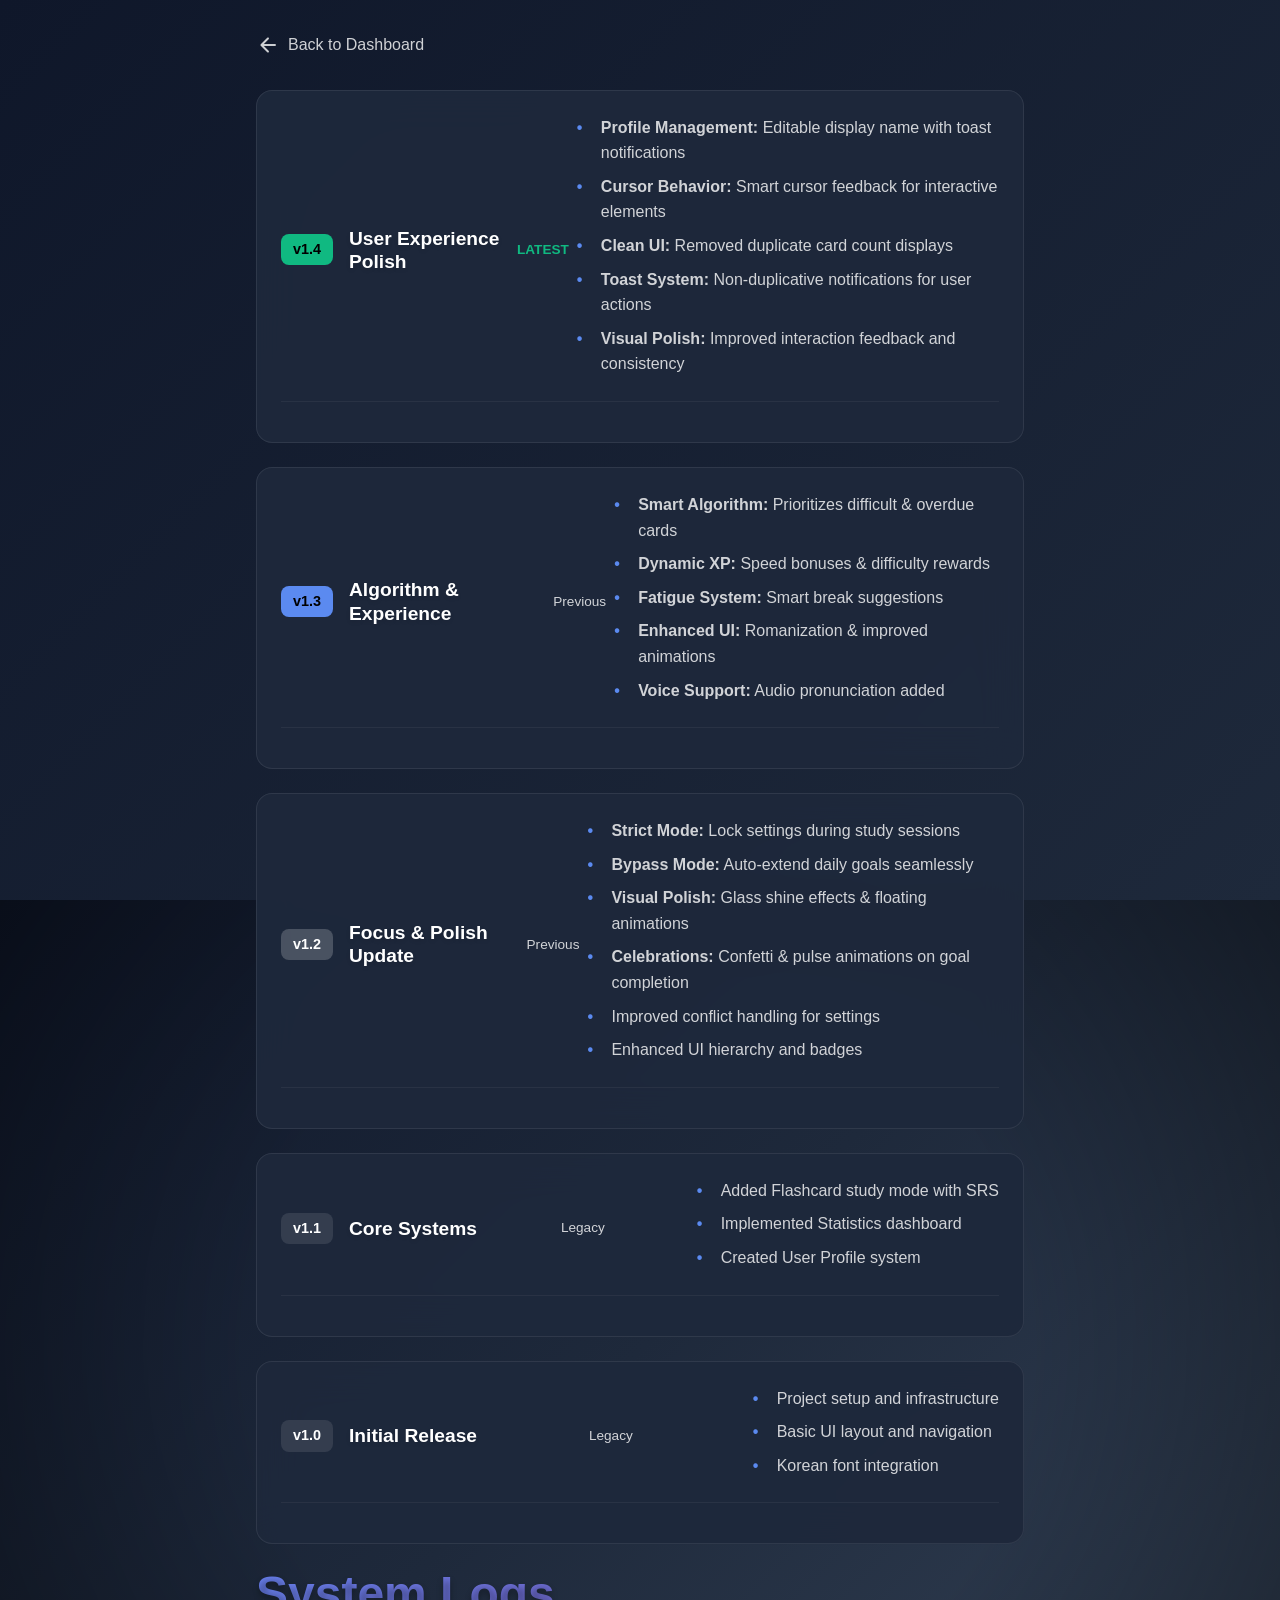
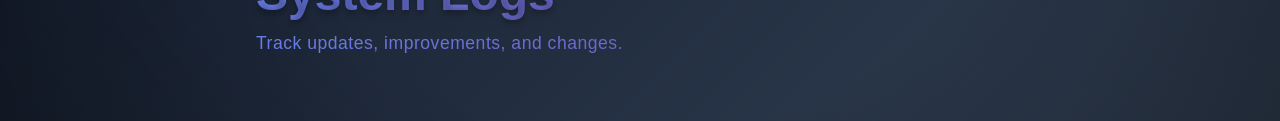
<file: log.html>
<!DOCTYPE html>
<html lang="en">
  <head>
    <meta charset="UTF-8" />
    <meta name="viewport" content="width=device-width, initial-scale=1.0" />
    <title>System Logs - 한국어 마스터</title>
    <link rel="preconnect" href="https://fonts.googleapis.com" />
    <link rel="preconnect" href="https://fonts.gstatic.com" crossorigin />
    <link
      href="https://fonts.googleapis.com/icon?family=Material+Icons+Round"
      rel="stylesheet"
    />
    <link rel="stylesheet" href="styles.css" />
    <link rel="manifest" href="manifest.json" />
    <style>
      .log-container {
        max-width: 800px;
        margin: 0 auto;
        padding: 2rem 1rem;
      }
      .log-card {
        background: var(--card-bg);
        border: 1px solid var(--card-border-color);
        border-radius: 16px;
        padding: 1.5rem;
        margin-bottom: 1.5rem;
        backdrop-filter: blur(20px);
        transition: transform 0.3s ease, box-shadow 0.3s ease;
      }
      .log-card:hover {
        transform: translateY(-2px);
        box-shadow: var(--card-hover-shadow);
        border-color: rgba(255, 255, 255, 0.15);
      }
      .log-header {
        display: flex;
        justify-content: space-between;
        align-items: center;
        margin-bottom: 1rem;
        padding-bottom: 1rem;
        border-bottom: 1px solid rgba(255, 255, 255, 0.05);
      }
      .version-badge {
        padding: 0.25rem 0.75rem;
        border-radius: 8px;
        font-weight: 700;
        font-size: 0.9rem;
        color: #000;
      }
      .log-list {
        list-style: none;
        padding-left: 0.5rem;
      }
      .log-list li {
        position: relative;
        padding-left: 1.5rem;
        margin-bottom: 0.5rem;
        color: var(--text-secondary);
        line-height: 1.6;
      }
      .log-list li::before {
        content: "•";
        position: absolute;
        left: 0;
        color: var(--accent-blue);
        font-weight: bold;
      }
      .back-link {
        display: inline-flex;
        align-items: center;
        gap: 0.5rem;
        color: var(--text-secondary);
        text-decoration: none;
        margin-bottom: 2rem;
        transition: color 0.2s ease;
      }
      .back-link:hover {
        color: var(--primary);
      }
      @media (max-width: 600px) {
        .log-header {
          flex-direction: column;
          align-items: flex-start;
          gap: 0.5rem;
        }
      }
    </style>
  </head>
  <body>
    <div class="bubbles">
      <div class="bubble"></div>
      <div class="bubble"></div>
      <div class="bubble"></div>
      <div class="bubble"></div>
      <div class="bubble"></div>
      <div class="bubble"></div>
      <div class="bubble"></div>
      <div class="bubble"></div>
    </div>

    <main class="log-container">
      <a href="index.html" class="back-link">
        <span class="material-icons-round">arrow_back</span>
        Back to Dashboard
      </a>

      <h1 class="main-title" style="text-align: left; margin-bottom: 0.5rem">System Logs</h1>
      <p class="subtitle" style="text-align: left; margin-bottom: 2rem; font-size: 1.1rem">
        Track updates, improvements, and changes.
      </p>

      <!-- v1.4 -->
      <article class="log-card">
        <header class="log-header">
          <div style="display: flex; align-items: center; gap: 1rem">
            <span class="version-badge" style="background: var(--accent-green)">v1.4</span>
            <h3 style="margin: 0; font-size: 1.2rem">User Experience Polish</h3>
          </div>
          <span style="font-size: 0.85rem; font-weight: 700; color: var(--accent-green)">LATEST</span>
        </div>
        <ul class="log-list">
          <li><strong>Profile Management:</strong> Editable display name with toast notifications</li>
          <li><strong>Cursor Behavior:</strong> Smart cursor feedback for interactive elements</li>
          <li><strong>Clean UI:</strong> Removed duplicate card count displays</li>
          <li><strong>Toast System:</strong> Non-duplicative notifications for user actions</li>
          <li><strong>Visual Polish:</strong> Improved interaction feedback and consistency</li>
        </ul>
      </article>

      <!-- v1.3 -->
      <article class="log-card">
        <header class="log-header">
          <div style="display: flex; align-items: center; gap: 1rem">
            <span class="version-badge" style="background: var(--accent-blue)">v1.3</span>
            <h3 style="margin: 0; font-size: 1.2rem">Algorithm & Experience</h3>
          </div>
          <span style="font-size: 0.85rem; color: var(--text-secondary)">Previous</span>
        </div>
        <ul class="log-list">
          <li><strong>Smart Algorithm:</strong> Prioritizes difficult & overdue cards</li>
          <li><strong>Dynamic XP:</strong> Speed bonuses & difficulty rewards</li>
          <li><strong>Fatigue System:</strong> Smart break suggestions</li>
          <li><strong>Enhanced UI:</strong> Romanization & improved animations</li>
          <li><strong>Voice Support:</strong> Audio pronunciation added</li>
        </ul>
      </article>

      <!-- v1.2 -->
      <article class="log-card">
        <header class="log-header">
          <div style="display: flex; align-items: center; gap: 1rem">
            <span class="version-badge" style="background: rgba(255, 255, 255, 0.2); color: white">v1.2</span>
            <h3 style="margin: 0; font-size: 1.2rem">Focus & Polish Update</h3>
          </div>
          <span style="font-size: 0.85rem; color: var(--text-secondary)">Previous</span>
        </div>
        <ul class="log-list">
          <li><strong>Strict Mode:</strong> Lock settings during study sessions</li>
          <li><strong>Bypass Mode:</strong> Auto-extend daily goals seamlessly</li>
          <li><strong>Visual Polish:</strong> Glass shine effects & floating animations</li>
          <li><strong>Celebrations:</strong> Confetti & pulse animations on goal completion</li>
          <li>Improved conflict handling for settings</li>
          <li>Enhanced UI hierarchy and badges</li>
        </ul>
      </article>

      <!-- v1.1 -->
      <article class="log-card">
        <header class="log-header">
          <div style="display: flex; align-items: center; gap: 1rem">
            <span class="version-badge" style="background: rgba(255, 255, 255, 0.1); color: white">v1.1</span>
            <h3 style="margin: 0; font-size: 1.2rem">Core Systems</h3>
          </div>
          <span style="font-size: 0.85rem; color: var(--text-secondary)">Legacy</span>
        </div>
        <ul class="log-list">
          <li>Added Flashcard study mode with SRS</li>
          <li>Implemented Statistics dashboard</li>
          <li>Created User Profile system</li>
        </ul>
      </article>

      <!-- v1.0 -->
      <article class="log-card">
        <header class="log-header">
          <div style="display: flex; align-items: center; gap: 1rem">
            <span class="version-badge" style="background: rgba(255, 255, 255, 0.1); color: white">v1.0</span>
            <h3 style="margin: 0; font-size: 1.2rem">Initial Release</h3>
          </div>
          <span style="font-size: 0.85rem; color: var(--text-secondary)">Legacy</span>
        </div>
        <ul class="log-list">
          <li>Project setup and infrastructure</li>
          <li>Basic UI layout and navigation</li>
          <li>Korean font integration</li>
        </ul>
      </article>
    </main>

    <script>
      document.addEventListener("DOMContentLoaded", () => {
        requestAnimationFrame(() => {
          document.body.classList.add("loaded");
        });
      });
    </script>
  </body>
</html>
</file>
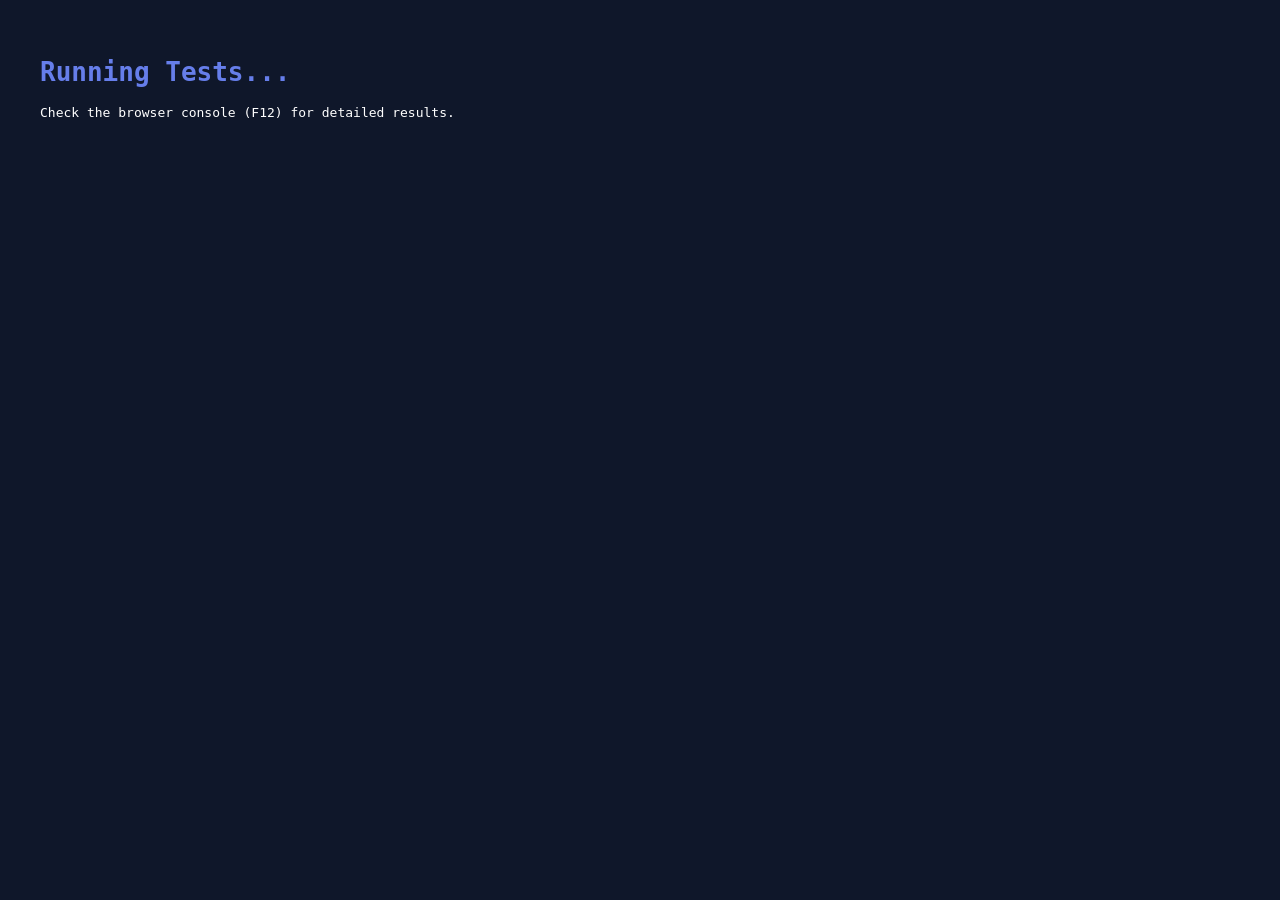
<file: tests.html>
<!DOCTYPE html>
<html lang="en">
<head>
    <meta charset="UTF-8">
    <meta name="viewport" content="width=device-width, initial-scale=1.0">
    <title>KFL Test Suite</title>
    <style>
        body { background: #0f172a; color: #fff; font-family: monospace; padding: 2rem; }
        h1 { color: #667eea; }
    </style>
</head>
<body>
    <h1>Running Tests...</h1>
    <p>Check the browser console (F12) for detailed results.</p>

    <!-- App Dependencies -->
    <script src="js/logger.js"></script>
    <script src="js/storage.js"></script>
    <script src="js/state-manager.js"></script>
    <script src="js/ui-utils.js"></script>
    <script src="js/analytics.js"></script>
    <script src="js/game.js"></script>
    <!-- Note: script.js is excluded to prevent side-effects like auto-loading data -->
    
    <!-- Test Framework -->
    <script src="tests/test-runner.js"></script>

    <!-- Test Suites -->
    <script src="tests/core.test.js"></script>
</body>
</html>
</file>
<file: styles.css>
:root {
  /* Color Palette */
  --primary: #667eea;
  --primary-hover: #5a6fd1;
  --primary-accent: #6366f1; /* Used in gradients */
  --secondary: #764ba2;
  --accent-purple: #8b5cf6;
  --accent-orange: #ff9a3c;
  --accent-blue: #5b8af0;
  --accent-green: #10b981;
  --accent-yellow: #f59e0b;

  /* Backgrounds */
  --bg-dark: #0f172a;
  --bg-light: #1e293b;
  --bg-lighter: #334155;
  --success: #10b981;
  --warning: #fbbd23;

  /* Text Colors */
  --text-primary: #ffffff;
  --text-secondary: rgba(255, 255, 255, 0.8);
  --text-tertiary: rgba(255, 255, 255, 0.9);
  --text-quaternary: rgba(255, 255, 255, 0.6);

  /* Component Colors */
  --card-bg: rgba(30, 41, 59, 0.95);
  --card-bg-transparent: rgba(30, 41, 59, 0.7);
  --card-bg-hover: rgba(30, 41, 59, 0.9);
  --card-border: 1px solid rgba(255, 255, 255, 0.1);
  --card-border-color: rgba(255, 255, 255, 0.08);
  --card-border-hover: rgba(139, 92, 246, 0.5);
  --pill-bg: rgba(255, 255, 255, 0.08);
  --pill-bg-hover: rgba(255, 255, 255, 0.12);
  --pill-border: rgba(255, 255, 255, 0.05);
  --counter-bg: rgba(0, 0, 0, 0.2);
  --icon-hover-bg: rgba(255, 255, 255, 0.1);
  --bubble-bg: rgba(255, 255, 255, 0.1);
  --bubble-shadow: rgba(255, 255, 255, 0.2);

  /* Shadows & Gradients */
  --card-shadow: 0 20px 60px rgba(0, 0, 0, 0.1);
  --card-hover-shadow: 0 8px 16px rgba(0, 0, 0, 0.2);
  --shadow-sm: 0 4px 6px rgba(0, 0, 0, 0.1);
  --shadow-lg: 0 15px 30px rgba(0, 0, 0, 0.25);
  --shadow-icon: 0 8px 16px rgba(99, 102, 241, 0.25);

  --bg-gradient: linear-gradient(
    135deg,
    var(--bg-dark) 0%,
    var(--bg-light) 50%,
    var(--bg-lighter) 100%
  );
  --gradient-icon: linear-gradient(
    135deg,
    var(--primary-accent) 0%,
    var(--accent-purple) 100%
  );
}

* {
  margin: 0;
  padding: 0;
  box-sizing: border-box;
}

/* Material Icons Round Definition - Ensures icons render correctly */
.material-icons-round {
  font-family: "Material Icons Round";
  font-weight: normal;
  font-style: normal;
  font-size: 24px;
  line-height: 1;
  letter-spacing: normal;
  text-transform: none;
  display: inline-block;
  white-space: nowrap;
  word-wrap: normal;
  direction: ltr;
  font-feature-settings: "liga";
  -webkit-font-feature-settings: "liga";
  -moz-font-feature-settings: "liga";
  -ms-font-feature-settings: "liga";
  font-smooth: always;
  -webkit-font-smoothing: antialiased;
  -moz-osx-font-smoothing: grayscale;
}

/* Base Styles for html and body */
html {
  height: 100%; /* Ensure html takes full viewport height */
  scrollbar-width: none; /* Firefox */
  -ms-overflow-style: none; /* IE and Edge */
}

html::-webkit-scrollbar,
body::-webkit-scrollbar {
  display: none;
}

/* Hide scrollbar for all elements */
* {
  scrollbar-width: none;
  -ms-overflow-style: none;
}
*::-webkit-scrollbar {
  display: none;
}

body {
  font-family: -apple-system, BlinkMacSystemFont, "Segoe UI", Roboto, sans-serif;
  background: radial-gradient(
      circle at center,
      transparent 50%,
      rgba(0, 0, 0, 0.4) 100%
    ),
    var(--bg-gradient);
  color: var(--text-primary);
  line-height: 1.6;
  min-height: 100vh; /* Ensure body is at least full viewport height */
  height: 100%; /* Ensure body takes full viewport height */
  overflow-x: hidden; /* Prevent horizontal scroll */
  display: flex; /* Make body a flex container */
  flex-direction: column; /* Stack children vertically */
  position: relative; /* For z-index context and fixed children */
  scrollbar-width: none; /* Firefox */
  -ms-overflow-style: none; /* IE and Edge */
  opacity: 0;
  transition: opacity 0.5s ease-in-out;
}

body.loaded {
  opacity: 1;
}

/* Container for all bubbles */
.bubbles {
  position: fixed; /* Position relative to the viewport */
  top: 0;
  left: 0;
  width: 100%;
  height: 100vh; /* Cover the entire viewport */
  overflow: hidden;
  z-index: -1; /* Ensure bubbles are behind content but above body::before */
  pointer-events: none; /* Allow clicks/interactions to pass through bubbles */
}

/* Gradient Background Animation */
body::before {
  content: "";
  position: fixed;
  top: 0;
  left: 0;
  width: 100%;
  height: 100%;
  background: var(--bg-gradient);
  background-size: 200% 200%;
  animation: gradientShift 15s ease infinite;
  z-index: -2; /* Ensure gradient is behind bubbles */
}

@keyframes gradientShift {
  0% {
    background-position: 0% 50%;
  }
  50% {
    background-position: 100% 50%;
  }
  100% {
    background-position: 0% 50%;
  }
}

/* Card Styles */
.card {
  background: var(--card-bg);
  border: var(--card-border);
  border-radius: 12px;
  backdrop-filter: blur(20px);
  padding: 1.5rem;
  transition: transform 0.3s ease, box-shadow 0.3s ease;
}

.card:hover {
  transform: translateY(-5px);
  box-shadow: var(--card-hover-shadow);
}

/* Button Styles */
.btn {
  background: var(--primary);
  color: var(--text-primary);
  border: none;
  padding: 0.75rem 1.5rem;
  border-radius: 12px;
  font-weight: 600;
  cursor: pointer;
  transition: all 0.3s ease;
  text-decoration: none;
  display: inline-block;
  text-align: center;
}

.btn:hover {
  background: var(--primary-hover);
  transform: translateY(-2px);
  box-shadow: 0 4px 12px rgba(0, 0, 0, 0.15);
}

.btn:active {
  transform: translateY(0);
  box-shadow: 0 2px 6px rgba(0, 0, 0, 0.1);
}

.btn-gradient {
  background: linear-gradient(135deg, var(--primary) 0%, var(--secondary) 100%);
}

/* Typography */
h1,
h2,
h3,
h4,
h5,
h6 {
  font-weight: 700;
  line-height: 1.2;
  margin-bottom: 1rem;
  text-shadow: 0 2px 4px rgba(0, 0, 0, 0.1);
}

h1 {
  font-size: 2.5rem;
}
h2 {
  font-size: 2rem;
}
h3 {
  font-size: 1.75rem;
}
h4 {
  font-size: 1.5rem;
}

.main-title {
  /* Hero Layer: High blur, high transparency */
  font-size: clamp(2rem, 5vw, 3rem);
  font-weight: 700;
  background: linear-gradient(135deg, var(--primary) 0%, var(--secondary) 100%);
  -webkit-background-clip: text;
  background-clip: text;
  -webkit-text-fill-color: transparent;
  text-shadow: rgba(0, 0, 0, 0.3) 0px 4px 6px;
  margin-bottom: 0.5rem;
  line-height: 1.1;
  text-align: center;
  order: 1;
  animation: float 6s ease-in-out infinite;
}

@keyframes float {
  0%,
  100% {
    transform: translateY(0);
  }
  50% {
    transform: translateY(-10px);
  }
}

.subtitle {
  font-size: clamp(1.25rem, 3vw, 2rem);
  background: linear-gradient(135deg, var(--primary) 0%, var(--secondary) 100%);
  -webkit-background-clip: text;
  background-clip: text;
  -webkit-text-fill-color: transparent;
  text-align: center;
  margin-bottom: 1rem;
  font-weight: 500;
  letter-spacing: 0.5px;
  order: 1;
}

.description {
  color: var(--text-quaternary);
  text-align: center;
  max-width: 600px;
  margin: 0 auto 2rem;
  line-height: 1.6;
  font-size: 1.1rem;
  order: 1;
}

/* Quiz Section */
.quiz-section {
  /* Primary Actions Layer: Medium blur, medium opacity */
  background: rgba(30, 41, 59, 0.25);
  backdrop-filter: blur(20px);
  border: 1px solid rgba(255, 255, 255, 0.15);
  border-radius: 20px;
  padding: 2.5rem 2rem;
  text-align: center;
  transition: all 0.4s cubic-bezier(0.25, 0.8, 0.25, 1);
  position: relative;
  overflow: hidden;
  display: flex;
  flex-direction: column;
  align-items: center;
  margin-bottom: 0;
  box-shadow: var(--shadow-sm);
}

/* Glass Shine Effect */
.quiz-section::after {
  content: "";
  position: absolute;
  top: 0;
  left: -100%;
  width: 50%;
  height: 100%;
  background: linear-gradient(
    to right,
    transparent,
    rgba(255, 255, 255, 0.15),
    transparent
  );
  transform: skewX(-25deg);
  pointer-events: none;
  transition: none;
}

.quiz-section:hover::after {
  left: 150%;
  transition: left 0.7s ease-in-out;
}

.quiz-section:hover {
  transform: translateY(-5px);
  background: var(--card-bg-hover);
  border-color: var(--card-border-hover);
  box-shadow: var(--shadow-lg);
}

.quiz-section .quiz-icon {
  width: 80px;
  height: 80px;
  margin: 0 auto 1.5rem;
  display: flex;
  align-items: center;
  justify-content: center;
  border-radius: 24px;
  box-shadow: 0 8px 16px rgba(0, 0, 0, 0.15);
  transition: all 0.3s cubic-bezier(0.4, 0, 0.2, 1);
  position: relative;
  overflow: hidden;
}

.quiz-section:hover .quiz-icon {
  transform: scale(1.1) rotate(5deg);
  box-shadow: 0 12px 24px rgba(0, 0, 0, 0.2);
}

.quiz-section .quiz-icon i {
  color: white;
  font-size: 2.5rem;
  text-shadow: 0 2px 4px rgba(0, 0, 0, 0.2);
  transition: transform 0.3s ease;
}

.quiz-section:hover .quiz-icon i {
  transform: scale(1.1);
}

.quiz-section .quiz-title {
  font-size: 1.5rem;
  font-weight: 700;
  color: var(--text-primary);
  margin-bottom: 0.5rem;
  letter-spacing: -0.02em;
}

/* Replaced unused .quiz-description with .quiz-subtitle to match HTML */
.quiz-section .quiz-subtitle {
  color: var(--text-quaternary);
  font-size: 1rem;
  margin-bottom: 2rem;
  line-height: 1.5;
  max-width: 400px;
}

.quiz-section .quiz-features {
  display: flex;
  justify-content: center;
  gap: 0.75rem;
  margin-bottom: 2rem;
  flex-wrap: wrap;
}

/* Unique Logo Styles */
.quiz-mc .quiz-icon {
  background: linear-gradient(135deg, #6366f1 0%, #4f46e5 100%);
  box-shadow: 0 8px 16px rgba(99, 102, 241, 0.3);
}

.quiz-fc .quiz-icon {
  background: linear-gradient(135deg, #10b981 0%, #059669 100%);
  box-shadow: 0 8px 16px rgba(16, 185, 129, 0.3);
}

.quiz-tt .quiz-icon {
  background: linear-gradient(135deg, #f59e0b 0%, #d97706 100%);
  box-shadow: 0 8px 16px rgba(245, 158, 11, 0.3);
}

/* Consolidated .feature-pill styles */
.feature-pill {
  background: var(--pill-bg);
  color: var(--text-secondary);
  padding: 0.5rem 1rem;
  border-radius: 20px;
  font-size: 0.85rem;
  font-weight: 500;
  transition: all 0.2s ease;
  border: 1px solid var(--pill-border);
  display: inline-flex;
  align-items: center;
  gap: 0.5rem;
}

.feature-pill:hover {
  background: var(--pill-bg-hover);
  transform: translateY(-1px);
}

.quiz-section .feature-pill i {
  /* Keep specific icon styling if needed */
  color: var(--accent-purple);
  font-size: 1.1rem;
}

/* Consolidated .start-quiz-btn styles */
.start-quiz-btn {
  margin-top: auto;
  background: linear-gradient(135deg, var(--primary), var(--secondary));
  color: var(--text-primary);
  border: none;
  padding: 0.875rem 1.5rem;
  border-radius: 12px;
  font-weight: 600;
  cursor: pointer;
  transition: all 0.3s ease;
  width: 100%;
  text-align: center;
  font-size: 1rem;
  position: relative;
  overflow: hidden;
  z-index: 1;
  display: inline-flex; /* Merged from .quiz-section .start-quiz-btn */
  align-items: center; /* Merged from .quiz-section .start-quiz-btn */
  justify-content: center; /* Merged from .quiz-section .start-quiz-btn */
  gap: 0.5rem; /* Merged from .quiz-section .start-quiz-btn */
  box-shadow: 0 4px 15px rgba(102, 126, 234, 0.4);
}

.start-quiz-btn::before {
  content: "";
  position: absolute;
  top: 0;
  left: 0;
  width: 100%;
  height: 100%;
  background: linear-gradient(135deg, var(--primary-hover), var(--secondary));
  opacity: 0;
  transition: opacity 0.3s ease;
  z-index: -1;
}

.start-quiz-btn:hover {
  transform: translateY(-2px);
  box-shadow: 0 8px 25px rgba(102, 126, 234, 0.6);
}

.start-quiz-btn:hover::before {
  opacity: 1;
}

.start-quiz-btn:active {
  transform: translateY(0);
  box-shadow: 0 4px 12px rgba(0, 0, 0, 0.15);
}

.start-quiz-btn:disabled {
  opacity: 0.6;
  cursor: not-allowed;
  filter: grayscale(100%);
  transform: none;
  box-shadow: none;
}

.start-quiz-btn:disabled::before {
  display: none;
}

/* Specific overrides for .start-quiz-btn within .quiz-section */
.quiz-section .start-quiz-btn {
  max-width: 200px; /* Specific to quiz section */
  margin-top: auto; /* Specific to quiz section for flex alignment */
}

p {
  color: var(--text-secondary);
  margin-bottom: 1rem;
}

/* User Header (added z-index for layering) */
.user-header {
  max-width: 700px; /* Added max-width as requested */
  width: 100%; /* Ensures it takes full width up to max-width */
  margin: 2rem auto;
  padding: 0 1rem; /* Adjusted padding to match main content's padding */
  display: flex;
  justify-content: space-between; /* This ensures max space between children */
  align-items: center;
  transition: all 0.3s ease;
  position: relative;
  z-index: 1;
}

/* Ensure direct children of user-header take only the space they need */
.user-header > * {
  flex: 0 0 auto;
}

.user-header:hover {
  transform: translateY(-2px);
}

.user-header .header-left {
  display: flex;
  align-items: center;
  gap: 1rem;
}

.user-header .header-right {
  display: flex;
  align-items: center;
  gap: 1.5rem;
}

.menu-user-profile {
  width: 48px;
  height: 48px;
  border-radius: 50%;
  background: linear-gradient(135deg, var(--primary), var(--secondary));
  display: flex;
  align-items: center;
  justify-content: center;
  color: var(--text-primary);
  font-weight: 600;
  font-size: 1.1rem;
  box-shadow: 0 4px 15px rgba(102, 126, 234, 0.4);
  transition: transform 0.3s ease, box-shadow 0.3s ease;
  cursor: pointer;
}

.menu-user-profile:hover {
  transform: translateY(-2px);
  box-shadow: 0 8px 25px rgba(102, 126, 234, 0.6);
}

.streak-counter {
  display: flex;
  align-items: center;
  gap: 0.5rem;
  background: var(--counter-bg);
  padding: 0.5rem 1rem;
  border-radius: 24px;
  font-weight: 600;
  font-size: 0.95rem;
}

.streak-counter .material-icons-round {
  color: var(--accent-orange);
  font-size: 1.4rem;
}

.icon-btn {
  background: none;
  border: none;
  color: var(--text-primary);
  width: 48px;
  height: 48px;
  border-radius: 50%;
  display: flex;
  align-items: center;
  justify-content: center;
  cursor: pointer;
  transition: all 0.2s ease;
  position: relative;
}

.notification-badge {
  position: absolute;
  top: 0;
  right: 0;
  background: #ef4444;
  color: white;
  font-size: 0.7rem;
  font-weight: 700;
  width: 18px;
  height: 18px;
  border-radius: 50%;
  display: flex;
  align-items: center;
  justify-content: center;
  border: 2px solid var(--bg-dark);
}

.icon-btn:hover {
  background: var(--icon-hover-bg);
  transform: translateY(-2px);
}

.icon-btn.close-btn:hover {
  transform: rotate(90deg);
}

.icon-btn .material-icons-round {
  font-size: 1.5rem;
}

/* Quiz Modes Container */
.quiz-modes-container {
  display: grid;
  grid-template-columns: repeat(auto-fit, minmax(280px, 1fr));
  gap: 1.5rem;
  margin-top: 2rem;
  width: 100%;
  order: 2; /* Primary Actions come second */
}

/* Stats Container */
.stats-container {
  display: flex;
  justify-content: space-between;
  gap: 1.5rem;
  margin-top: 2rem;
  order: 3; /* Progress Indicators come last */
}

.stat-card {
  /* Progress Indicators Layer: Lower blur, higher opacity */
  background: rgba(30, 41, 59, 0.4);
  backdrop-filter: blur(10px);
  border: 1px solid rgba(255, 255, 255, 0.2);
  border-radius: 16px;
  padding: 1.5rem;
  text-align: center;
  flex: 1;
  min-width: 0;
  box-shadow: var(--shadow-sm);
  transition: all 0.4s cubic-bezier(0.25, 0.8, 0.25, 1);
}

.stat-card:hover {
  transform: translateY(-5px);
  background: var(--card-bg-hover);
  border-color: var(--card-border-hover);
  box-shadow: var(--shadow-lg);
}

.stat-number {
  font-size: 2.5rem;
  font-weight: 700;
  margin-bottom: 0.5rem;
  line-height: 1;
}

.stat-card:nth-child(1) .stat-number {
  color: var(--accent-blue);
}

.stat-card:nth-child(2) .stat-number {
  color: var(--accent-green);
}

.stat-card:nth-child(3) .stat-number {
  color: var(--accent-yellow);
}

.stat-label {
  color: rgba(255, 255, 255, 0.7);
  font-size: 0.9rem;
  font-weight: 500;
}

/* Utility Classes */
/* Main Content */
main {
  max-width: 700px; /* Apply max-width here */
  width: 100%; /* Apply width here */
  padding: 0 1rem; /* Apply padding here */
  margin: 2rem auto; /* Center main content and provide top margin */
  position: relative;
  z-index: 1;
  flex: 1; /* Allow main to grow and push footer down if there was one */
  transition: transform 0.3s ease;
  /* Flexbox for Hierarchy Reordering */
  display: flex;
  flex-direction: column;
}

main:hover {
  transform: scale(1.01);
}

/* Bubble Animation */
.bubble {
  position: absolute;
  border-radius: 50%;
  background: var(--bubble-bg);
  backdrop-filter: blur(5px);
  bottom: -100px;
  width: 40px;
  height: 40px;
  animation: bubble-up 15s infinite ease-in;
  box-shadow: 0 0 10px var(--bubble-shadow);
}

@keyframes bubble-up {
  0% {
    transform: translateY(0) scale(0.5);
    opacity: 0;
  }
  20% {
    opacity: 1;
  }
  100% {
    transform: translateY(-100vh) scale(1.5);
    opacity: 0;
  }
}

/* Individual Bubble Styles */
.bubble:nth-child(1) {
  width: 50px;
  height: 50px;
  left: 10%;
  animation-duration: 12s;
  animation-delay: 0s;
}

.bubble:nth-child(2) {
  width: 60px;
  height: 60px;
  left: 20%;
  animation-duration: 15s;
  animation-delay: 2s;
}

.bubble:nth-child(3) {
  width: 30px;
  height: 30px;
  left: 35%;
  animation-duration: 10s;
  animation-delay: 4s;
}

.bubble:nth-child(4) {
  width: 70px;
  height: 70px;
  left: 50%;
  animation-duration: 18s;
  animation-delay: 6s;
}

.bubble:nth-child(5) {
  width: 45px;
  height: 45px;
  left: 15%;
  animation-duration: 17s;
  animation-delay: 8s;
}

.bubble:nth-child(6) {
  left: 75%;
  animation-duration: 16s;
  animation-delay: 10s;
  width: 55px;
  height: 55px;
}

.bubble:nth-child(7) {
  left: 85%;
  animation-duration: 11s;
  animation-delay: 1s;
  width: 35px;
  height: 35px;
}

.bubble:nth-child(8) {
  left: 90%;
  animation-duration: 14s;
  animation-delay: 3s;
  width: 65px;
  height: 65px;
}

/* Utility classes (no changes needed here, they are already concise) */
/* .text-center, .mt-1, .mt-2, .mt-3, .mb-1, .mb-2, .mb-3 */

/* Modal Styles */
dialog {
  border: none;
  background: transparent;
  padding: 0;
  margin: auto;
  max-width: 100%;
  max-height: 100%;
  color: var(--text-primary);
  opacity: 0;
  transform: scale(0.95);
  transition: opacity 0.3s ease-out, transform 0.3s ease-out,
    display 0.3s allow-discrete, overlay 0.3s allow-discrete;
}

dialog[open] {
  opacity: 1;
  transform: scale(1);
}

@starting-style {
  dialog[open] {
    opacity: 0;
    transform: scale(0.95);
  }
}

dialog::backdrop {
  background: rgba(0, 0, 0, 0);
  backdrop-filter: blur(0);
  transition: display 0.3s allow-discrete, overlay 0.3s allow-discrete,
    background-color 0.3s ease-out, backdrop-filter 0.3s ease-out;
}

dialog[open]::backdrop {
  background: rgba(0, 0, 0, 0.6);
  backdrop-filter: blur(8px);
}

@starting-style {
  dialog[open]::backdrop {
    background: rgba(0, 0, 0, 0);
    backdrop-filter: blur(0);
  }
}

.modal-box {
  background: var(--card-bg);
  border: 1px solid var(--card-border-color);
  border-radius: 24px;
  padding: 2rem;
  width: min(90vw, 500px);
  box-shadow: var(--shadow-lg);
  position: relative;
  overflow: hidden;
  max-height: 90vh;
  overflow-y: auto;
  -webkit-overflow-scrolling: touch;
  margin: 2rem 0;
}

.modal-header {
  display: flex;
  justify-content: space-between;
  align-items: center;
  margin-bottom: 1.5rem;
}

.modal-title {
  font-size: 1.5rem;
  font-weight: 700;
  margin: 0;
}

.patch-note {
  border-radius: 12px;
  padding: 1rem;
}

.patch-header {
  display: flex;
  justify-content: space-between;
  margin-bottom: 0.75rem;
  color: var(--accent-blue);
  font-weight: 600;
}

.patch-header span:first-child {
  background: var(--counter-bg);
  padding: 0.5rem 0.75rem;
  border-radius: 8px;
}

.patch-date {
  color: var(--text-quaternary);
  font-size: 0.85rem;
}

.patch-list {
  list-style-position: inside;
  color: var(--text-secondary);
  padding-left: 0.5rem;
}

.patch-list li {
  margin-bottom: 0.5rem;
}

/* Toast Notification System */
.toast-container {
  position: fixed;
  z-index: 2147483647;
  display: flex;
  flex-direction: column;
  gap: 1rem;
  pointer-events: none; /* Let clicks pass through container */
  /* Popover API Resets */
  margin: 0;
  padding: 0;
  border: none;
  background: transparent;
  inset: auto;
  overflow: visible;
  /* Positioning must come after inset: auto */
  top: auto;
  left: auto;
  bottom: 2rem;
  right: 2rem;
}

.toast {
  background: var(--card-bg);
  border: 1px solid var(--card-border-color);
  backdrop-filter: blur(16px);
  padding: 1rem 1.5rem;
  border-radius: 16px;
  color: var(--text-primary);
  box-shadow: var(--shadow-lg);
  display: flex;
  align-items: center;
  gap: 1rem;
  animation: toastSlideIn 0.4s cubic-bezier(0.2, 0.8, 0.2, 1) forwards;
  min-width: 300px;
  pointer-events: auto;
  transform-origin: right center;
}

.toast.hiding {
  animation: toastFadeOut 0.3s ease forwards;
}

.toast i {
  font-size: 1.5rem;
}
.toast.success i {
  color: var(--accent-green);
}
.toast.info i {
  color: var(--accent-blue);
}
.toast.warning i {
  color: var(--accent-yellow);
}
.toast.error i {
  color: #ef4444;
}

.toast-content {
  display: flex;
  flex-direction: column;
}
.toast-title {
  font-weight: 600;
  font-size: 0.95rem;
  margin-bottom: 0.1rem;
}
.toast-message {
  font-size: 0.85rem;
  color: var(--text-secondary);
}

@keyframes toastSlideIn {
  from {
    transform: translateX(120%) scale(0.9);
    opacity: 0;
  }
  to {
    transform: translateX(0) scale(1);
    opacity: 1;
  }
}

@keyframes toastFadeOut {
  to {
    transform: translateX(20%) scale(0.9);
    opacity: 0;
  }
}

.toast-close {
  background: none;
  border: none;
  color: var(--text-secondary);
  cursor: pointer;
  padding: 0.25rem;
  margin-left: auto;
  border-radius: 50%;
  display: flex;
  align-items: center;
  justify-content: center;
  transition: all 0.2s ease;
}

.toast-close:hover {
  background: rgba(255, 255, 255, 0.1);
  color: var(--text-primary);
  transform: rotate(90deg);
}

.toast-close i {
  font-size: 1.25rem;
}

/* Modal Actions */
.modal-actions {
  display: flex;
  justify-content: center;
  gap: 1.5rem;
}

.action-btn {
  width: 60px;
  height: 60px;
  border-radius: 50%;
  border: none;
  display: flex;
  align-items: center;
  justify-content: center;
  cursor: pointer;
  transition: all 0.3s cubic-bezier(0.4, 0, 0.2, 1);
  color: var(--text-primary);
}

.action-btn.cancel {
  background: rgba(255, 255, 255, 0.1);
}

.action-btn.cancel:hover {
  background: rgba(255, 255, 255, 0.2);
  transform: rotate(90deg);
}

.action-btn.confirm {
  background: #ef4444;
  box-shadow: 0 4px 12px rgba(239, 68, 68, 0.3);
  color: white;
}

.action-btn.confirm:hover {
  transform: scale(1.1);
  box-shadow: 0 6px 16px rgba(239, 68, 68, 0.4);
}

.action-btn span {
  font-size: 2rem;
}

/* Flashcard System */
.flashcard-scene {
  width: 100%;
  height: 320px;
  perspective: 1000px;
  margin-bottom: 1.5rem;
  position: relative;
}

.flashcard {
  width: 100%;
  height: 100%;
  position: relative;
  transition: transform 0.6s cubic-bezier(0.4, 0, 0.2, 1);
  transition: transform 0.7s cubic-bezier(0.34, 1.56, 0.64, 1);
  transform-style: preserve-3d;
  cursor: pointer;
  touch-action: none;
  user-select: none;
}

.flashcard.is-flipped {
  transform: rotateY(180deg);
}

/* Flashcard Status Indicator */
.card-status {
  position: absolute;
  top: 1.5rem;
  left: 1.5rem;
  padding: 0.35rem 0.85rem;
  border-radius: 20px;
  font-size: 0.75rem;
  font-weight: 700;
  display: flex;
  align-items: center;
  gap: 0.5rem;
  backdrop-filter: blur(8px);
  border: 1px solid rgba(255, 255, 255, 0.1);
  z-index: 10;
  text-transform: uppercase;
  letter-spacing: 0.05em;
}

.card-status span:last-child {
  opacity: 0.8;
  font-weight: 500;
  text-transform: none;
  letter-spacing: normal;
}

.card-status.new {
  background: rgba(255, 255, 255, 0.1);
  color: white;
  border-color: rgba(255, 255, 255, 0.2);
}

.card-status.learning {
  background: rgba(245, 158, 11, 0.15);
  color: #fbbf24;
  border-color: rgba(245, 158, 11, 0.3);
}

.card-status.mature {
  background: rgba(16, 185, 129, 0.15);
  color: #34d399;
  border-color: rgba(16, 185, 129, 0.3);
}

.flashcard-face {
  position: absolute;
  width: 100%;
  height: 100%;
  backface-visibility: hidden;
  border-radius: 24px;
  display: flex;
  flex-direction: column;
  align-items: center;
  justify-content: center;
  border: 1px solid var(--card-border-color);
  box-shadow: var(--shadow-lg);
  padding: 2rem;
}

.flashcard-front {
  background: var(--card-bg);
}

.flashcard-back {
  background: linear-gradient(135deg, var(--primary), var(--secondary));
  transform: rotateY(180deg);
  border: 1px solid rgba(255, 255, 255, 0.2);
}

.korean-word {
  font-size: 3rem;
  font-weight: 800;
  margin-bottom: 0.5rem;
  color: var(--text-primary);
}

.english-word {
  font-size: 2.5rem;
  font-weight: 700;
  color: white;
  text-shadow: 0 2px 4px rgba(0, 0, 0, 0.2);
}

.romanization-word {
  font-size: 1.1rem;
  color: rgba(255, 255, 255, 0.7);
  margin-top: 0.5rem;
  font-weight: 500;
  letter-spacing: 0.02em;
}

.hint {
  font-size: 0.9rem;
  color: var(--text-quaternary);
  margin-top: 1rem;
  display: flex;
  align-items: center;
  gap: 0.5rem;
}

.flashcard-controls {
  display: flex;
  gap: 1rem;
  width: 100%;
}

.btn-outline {
  background: transparent;
  border: 1px solid var(--primary);
  color: var(--text-primary);
}

.btn-outline:hover {
  background: rgba(102, 126, 234, 0.1);
}

/* Glass Red Button */
.btn-glass-danger {
  background: rgba(239, 68, 68, 0.1);
  border: 1px solid rgba(239, 68, 68, 0.25);
  color: #fca5a5;
  backdrop-filter: blur(4px);
}

.btn-glass-danger:hover {
  background: rgba(239, 68, 68, 0.2);
  border-color: #ef4444;
  color: white;
  box-shadow: 0 4px 15px rgba(239, 68, 68, 0.25);
}

/* Modern Settings UI */
.setting-item {
  background: rgba(255, 255, 255, 0.03);
  border: 1px solid var(--card-border-color);
  border-radius: 16px;
  padding: 1.25rem;
  margin-bottom: 1rem;
  transition: all 0.2s ease;
}

.setting-item:hover {
  background: rgba(255, 255, 255, 0.06);
  border-color: rgba(255, 255, 255, 0.15);
}

.setting-label {
  font-weight: 600;
  color: var(--text-primary);
  margin-bottom: 0.75rem;
  font-size: 1rem;
  display: block;
}

.setting-desc {
  font-size: 0.85rem;
  color: var(--text-quaternary);
  margin-top: 0.5rem;
  margin-bottom: 0;
  line-height: 1.4;
}

.setting-item.toggle-layout {
  display: flex;
  align-items: center;
  justify-content: space-between;
  padding-bottom: 1.25rem;
}

.setting-item.toggle-layout .setting-label {
  margin-bottom: 0;
}

/* Toggle Switch */
.toggle-switch {
  position: relative;
  display: inline-block;
  width: 44px;
  height: 24px;
}

.toggle-switch input {
  opacity: 0;
  width: 0;
  height: 0;
}

.toggle-slider {
  position: absolute;
  cursor: pointer;
  top: 0;
  left: 0;
  right: 0;
  bottom: 0;
  background-color: rgba(255, 255, 255, 0.2);
  transition: 0.4s;
  border-radius: 24px;
}

.toggle-slider:before {
  position: absolute;
  content: "";
  height: 18px;
  width: 18px;
  left: 3px;
  bottom: 3px;
  background-color: white;
  transition: 0.4s;
  border-radius: 50%;
}

input:checked + .toggle-slider {
  background-color: var(--primary);
}

input:checked + .toggle-slider:before {
  transform: translateX(20px);
}

input:disabled + .toggle-slider {
  opacity: 0.5;
  cursor: not-allowed;
}

/* Flashcard Progress */
.flashcard-progress-container {
  margin-bottom: 1.5rem;
  width: 100%;
}

.progress-labels {
  display: flex;
  justify-content: space-between;
  margin-bottom: 0.5rem;
  font-size: 0.9rem;
  color: var(--text-secondary);
  font-weight: 500;
}

.progress-bar-track {
  width: 100%;
  height: 8px;
  background: rgba(255, 255, 255, 0.1);
  border-radius: 4px;
  margin-bottom: 0.5rem;
}

.progress-bar-fill {
  height: 100%;
  background: linear-gradient(90deg, #f59e0b, #fbbf24);
  border-radius: 4px;
  transition: width 0.3s ease;
  position: relative;
  overflow: hidden;
  box-shadow: 0 0 10px rgba(245, 158, 11, 0.8);
}

.progress-bar-fill::after {
  content: "";
  position: absolute;
  top: 0;
  left: 0;
  width: 100%;
  height: 100%;
  background: linear-gradient(
    90deg,
    transparent,
    rgba(255, 255, 255, 0.8),
    transparent
  );
  transform: translateX(-100%);
  animation: progress-shimmer 1.5s infinite;
}

@keyframes pulse-gold {
  0% {
    box-shadow: 0 0 0 0 rgba(245, 158, 11, 0.7);
  }
  70% {
    box-shadow: 0 0 0 15px rgba(245, 158, 11, 0);
  }
  100% {
    box-shadow: 0 0 0 0 rgba(245, 158, 11, 0);
  }
}

.progress-bar-fill.pulse-gold {
  animation: pulse-gold 1s ease-out;
}

.cards-left-label {
  text-align: right;
  font-size: 0.85rem;
  color: var(--text-quaternary);
}

@keyframes progress-shimmer {
  100% {
    transform: translateX(100%);
  }
}

/* Settings Styles */
input[type="range"] {
  -webkit-appearance: none;
  -moz-appearance: none;
  appearance: none;
  width: 100%;
  height: 6px;
  background: rgba(255, 255, 255, 0.1);
  border-radius: 3px;
  outline: none;
}

input[type="range"]::-webkit-slider-thumb {
  -webkit-appearance: none;
  appearance: none;
  width: 20px;
  height: 20px;
  border-radius: 50%;
  background: var(--primary);
  cursor: pointer;
  box-shadow: 0 0 10px rgba(0, 0, 0, 0.3);
  transition: transform 0.2s ease;
}

input[type="range"]::-moz-range-thumb {
  -moz-appearance: none;
  appearance: none;
  width: 20px;
  height: 20px;
  border-radius: 50%;
  background: var(--primary);
  cursor: pointer;
  box-shadow: 0 0 10px rgba(0, 0, 0, 0.3);
  transition: transform 0.2s ease;
  border: none;
}

input[type="range"]::-ms-thumb {
  appearance: none;
  width: 20px;
  height: 20px;
  border-radius: 50%;
  background: var(--primary);
  cursor: pointer;
  box-shadow: 0 0 10px rgba(0, 0, 0, 0.3);
  transition: transform 0.2s ease;
  border: none;
}

/* Session Info & Fatigue Settings */
.session-info {
  display: flex;
  justify-content: space-between;
  color: var(--text-secondary);
  font-size: 0.9rem;
  margin-bottom: 1rem;
  font-weight: 500;
  padding: 0 0.5rem;
}

#fatigue-warning {
  background: rgba(245, 158, 11, 0.15);
  border: 1px solid rgba(245, 158, 11, 0.3);
  color: #fbbf24;
  padding: 0.75rem;
  border-radius: 12px;
  margin-bottom: 1rem;
  display: flex;
  align-items: center;
  justify-content: center;
  gap: 0.5rem;
  font-size: 0.9rem;
  animation: fadeIn 0.3s ease;
}

.setting-item select {
  width: 100%;
  background: rgba(255, 255, 255, 0.1);
  border: 1px solid var(--card-border-color);
  color: var(--text-primary);
  padding: 0.75rem;
  border-radius: 12px;
  outline: none;
  cursor: pointer;
  font-size: 1rem;
  appearance: none; /* Remove default arrow */
  background-image: url("data:image/svg+xml;charset=UTF-8,%3csvg xmlns='http://www.w3.org/2000/svg' viewBox='0 0 24 24' fill='white'%3e%3cpath d='M7 10l5 5 5-5z'/%3e%3c/svg%3e");
  background-repeat: no-repeat;
  background-position: right 1rem center;
  background-size: 1.5em;
}

.setting-item select option {
  background: var(--bg-dark);
  color: var(--text-primary);
}

input[type="range"]::-webkit-slider-thumb:hover,
input[type="range"]::-moz-range-thumb:hover,
input[type="range"]::-ms-thumb:hover {
  transform: scale(1.2);
}

/* Stats Modal Styles */
.stats-grid {
  display: grid;
  grid-template-columns: repeat(2, 1fr);
  gap: 1rem;
}

.stat-item {
  background: rgba(255, 255, 255, 0.05);
  padding: 1.5rem;
  border-radius: 16px;
  text-align: center;
  border: 1px solid var(--card-border-color);
}

.stat-value {
  font-size: 2rem;
  font-weight: 700;
  color: var(--text-primary);
  margin-bottom: 0.25rem;
  line-height: 1;
}

.distribution-bar {
  height: 12px;
  background: rgba(255, 255, 255, 0.1);
  border-radius: 6px;
  overflow: hidden;
  display: flex;
  margin-bottom: 1rem;
}

.dist-segment {
  height: 100%;
  transition: width 0.5s ease;
}
.dist-segment.new {
  background: var(--text-quaternary);
}
.dist-segment.learning {
  background: var(--accent-orange);
}
.dist-segment.mature {
  background: var(--accent-green);
}

.distribution-legend {
  display: flex;
  justify-content: center;
  gap: 1.5rem;
  font-size: 0.85rem;
  color: var(--text-secondary);
}

.dot {
  display: inline-block;
  width: 8px;
  height: 8px;
  border-radius: 50%;
  margin-right: 0.5rem;
}
.dot.new {
  background: var(--text-quaternary);
}
.dot.learning {
  background: var(--accent-orange);
}
.dot.mature {
  background: var(--accent-green);
}

/* Flashcard Control Buttons */
.flashcard-controls .btn {
  flex: 1;
  padding: 0.75rem 0.25rem;
  display: flex;
  flex-direction: column;
  align-items: center;
  gap: 0.25rem;
}

.flashcard-controls .btn:disabled {
  opacity: 0.5;
  filter: grayscale(100%);
  cursor: not-allowed;
  transform: none;
  box-shadow: none;
}

.btn-again {
  background: #ef4444;
}
.btn-hard {
  background: var(--accent-orange);
}
.btn-good {
  background: var(--accent-green);
}
.btn-easy {
  background: var(--accent-blue);
}

/* Speed Bonus Animation */
.speed-bonus-indicator {
  position: absolute;
  top: 15%;
  left: 50%;
  transform: translate(-50%, -50%);
  color: var(--accent-yellow);
  font-weight: 800;
  font-size: 1.5rem;
  text-shadow: 0 4px 8px rgba(0, 0, 0, 0.5);
  pointer-events: none;
  z-index: 100;
  display: flex;
  align-items: center;
  gap: 0.5rem;
  white-space: nowrap;
  animation: floatUpFade 1.2s cubic-bezier(0.2, 0.8, 0.2, 1) forwards;
}

@keyframes floatUpFade {
  0% {
    opacity: 0;
    transform: translate(-50%, 0) scale(0.8);
  }
  20% {
    opacity: 1;
    transform: translate(-50%, -40px) scale(1.1);
  }
  100% {
    opacity: 0;
    transform: translate(-50%, -100px) scale(1);
  }
}

/* Confetti Animation */
.confetti {
  position: absolute;
  top: 0;
  z-index: 50;
  border-radius: 2px;
  pointer-events: none;
  animation: confetti-fall linear forwards;
}

@keyframes confetti-fall {
  0% {
    transform: translateY(-20px) rotate(0deg);
    opacity: 1;
  }
  100% {
    transform: translateY(600px) rotate(720deg);
    opacity: 0;
  }
}
/* Footer Styles */
.app-footer {
  width: 100%;
  padding: 2rem 1rem;
  margin-top: auto;
  position: relative;
  z-index: 1;
  text-align: center;
  color: var(--text-quaternary);
  font-size: 0.9rem;
}

.footer-content {
  max-width: 700px;
  margin: 0 auto;
  display: flex;
  flex-direction: column;
  gap: 0.5rem;
  align-items: center;
}

.footer-links {
  display: flex;
  gap: 0.75rem;
  align-items: center;
}

.footer-links a {
  color: var(--text-secondary);
  text-decoration: none;
  transition: color 0.2s ease;
}

.footer-links a:hover {
  color: var(--primary);
}

.separator {
  opacity: 0.5;
}

.version {
  opacity: 0.7;
  font-family: monospace;
}

.analytics-grid {
  display: grid;
  grid-template-columns: repeat(3, 1fr);
  gap: 1rem;
  margin-bottom: 1.5rem;
}

.metric-card {
  background: rgba(255, 255, 255, 0.05);
  padding: 1rem;
  border-radius: 16px;
  text-align: center;
  border: 1px solid var(--card-border-color);
}

.metric-value {
  font-size: 1.5rem;
  font-weight: 700;
  color: var(--accent-blue);
  margin-bottom: 0.25rem;
}

.metric-label {
  font-size: 0.8rem;
  color: var(--text-secondary);
}

.patch-entry {
  padding: 0;
  margin-bottom: 2rem;
}

.patch-header {
  display: flex;
  justify-content: space-between;
  align-items: center;
  margin-bottom: 1.25rem;
  padding-bottom: 1rem;
  border-bottom: 1px solid var(--card-border-color);
}

.patch-version-group {
  display: flex;
  align-items: center;
  background: var(--counter-bg);
}

.patch-title {
  margin: 0;
  font-size: 1rem;
  font-weight: 600;
  letter-spacing: 0.02em;
  background: var(--counter-bg);
  padding: 0.5rem 1rem;
  border-radius: 8px;
}

.patch-date {
  font-size: 0.7rem;
  font-weight: 700;
  letter-spacing: 0.05em;
  padding: 0.35rem 0.75rem;
  border-radius: 6px;
  text-transform: uppercase;
  color: var(--text-secondary);
  background: transparent;
  border: 1px solid var(--card-border-color);
}

.patch-date.new {
  color: #fbbf24;
  background: rgba(251, 191, 36, 0.1);
  border: 1px solid rgba(251, 191, 36, 0.2);
}

.patch-list {
  margin: 0;
  padding: 0;
  list-style: none;
  display: grid;
  gap: 0.85rem;
}

.patch-list-item {
  display: flex;
  align-items: flex-start;
  gap: 0.85rem;
  color: var(--text-secondary);
  font-size: 0.95rem;
  line-height: 1.5;
}

.patch-icon {
  font-size: 1.1rem;
  color: var(--accent-blue);
  margin-top: 2px;
}

/* --- Extracted Styles from HTML --- */

/* Patch Notes & Animations */
.patch-notes-container {
  scrollbar-width: none;
  -ms-overflow-style: none;
}
.patch-notes-container::-webkit-scrollbar {
  display: none;
}
.patch-list li::marker {
  color: #5b8af0;
}
.patch-note {
  opacity: 0;
  transform: translateY(20px);
  transition: opacity 0.3s ease, transform 0.3s ease;
}
dialog[open] .patch-note {
  animation: slideIn 0.6s cubic-bezier(0.2, 0.8, 0.2, 1) forwards;
}
dialog[open] .patch-note:nth-child(1) { animation-delay: 0.15s; }
dialog[open] .patch-note:nth-child(2) { animation-delay: 0.25s; }
dialog[open] .patch-note:nth-child(3) { animation-delay: 0.35s; }
dialog[open] .patch-note:nth-child(4) { animation-delay: 0.45s; }

@keyframes slideIn {
  from { opacity: 0; transform: translateY(20px) scale(0.98); }
  to { opacity: 1; transform: translateY(0) scale(1); }
}

/* Utility Classes */
.d-none { display: none; }
.w-100 { width: 100%; }
.text-center { text-align: center; }
.text-right { text-align: right; }
.font-bold { font-weight: 700; }
.cursor-pointer { cursor: pointer; }
.cursor-text { cursor: text; }

/* Colors */
.text-blue { color: var(--accent-blue); }
.text-green { color: var(--accent-green); }
.text-yellow { color: var(--accent-yellow); }
.text-orange { color: var(--accent-orange); }
.text-red { color: #ef4444; }
.text-primary { color: var(--primary); }
.bg-orange { background: var(--accent-orange); }
.bg-red { background: #ef4444; }

/* Icons */
.icon-xs { font-size: 12px; }
.icon-xs { font-size: 12px !important; }
.lock-icon { font-size: 1.2rem; }
.icon-xl { font-size: 2.5rem; }

/* Stat Cards */
.stat-icon-wrapper { margin-bottom: 0.5rem; opacity: 0.9; }

/* Modals */
.modal-width-lg { width: min(90vw, 600px); }
.modal-scroll-area { max-height: 60vh; overflow-y: auto; padding-right: 0.5rem; }
.modal-title-mb { margin-bottom: 0.5rem; }
.modal-desc { color: var(--text-secondary); margin-bottom: 2rem; }

/* Patch Notes */
.patch-note-card {
  border-radius: 12px;
  padding: 1.25rem;
  margin-bottom: 1rem;
}
.patch-note-latest {
  background: rgba(255, 255, 255, 0.04);
  border: 1px solid var(--accent-blue);
}
.patch-note-previous {
  background: rgba(255, 255, 255, 0.03);
  border: 1px solid var(--card-border-color);
}
.patch-note-legacy-1 {
  background: rgba(255, 255, 255, 0.02);
  border: 1px solid var(--card-border-color);
  opacity: 0.9;
}
.patch-note-legacy-2 {
  background: rgba(255, 255, 255, 0.01);
  border: 1px solid var(--card-border-color);
  opacity: 0.7;
}
.patch-note-legacy-3 {
  background: rgba(255, 255, 255, 0.01);
  border: 1px solid var(--card-border-color);
  opacity: 0.5;
}

.patch-header-styled {
  display: flex;
  justify-content: space-between;
  align-items: center;
  margin-bottom: 1rem;
  padding-bottom: 0.75rem;
  border-bottom: 1px solid rgba(255, 255, 255, 0.05);
}
.patch-version-latest { color: var(--accent-green); font-weight: 700; font-size: 1.05rem; }
.patch-version-previous { color: var(--accent-blue); font-weight: 700; font-size: 1.05rem; }
.patch-version-legacy { font-weight: 600; }

.patch-badge {
  padding: 2px 8px;
  border-radius: 12px;
  font-size: 0.75rem;
  font-weight: 700;
}
.patch-badge-latest { background: var(--accent-green); color: #000; }
.patch-badge-previous { background: var(--accent-blue); color: #000; }
.patch-badge-legacy { color: var(--text-secondary); font-size: 0.85rem; }

.patch-list-styled { margin: 0; padding-left: 1.2rem; color: var(--text-secondary); line-height: 1.6; }
.patch-list-item { margin-bottom: 0.25rem; }

.input-readonly-styled {
  width: 100%;
  background: rgba(255, 255, 255, 0.02);
  border: 1px solid var(--card-border-color);
  padding: 0.75rem;
  border-radius: 12px;
  color: var(--text-quaternary);
  outline: none;
  cursor: pointer;
}

/* Stats Modal */
.stat-item-icon-wrapper { margin-bottom: 0.25rem; opacity: 0.7; }
.stat-item-icon-wrapper.blue { color: var(--accent-blue); opacity: 0.8; }
.stat-item-icon-wrapper.orange { color: var(--accent-orange); opacity: 0.8; }
.stat-item-icon-wrapper.green { color: var(--accent-green); opacity: 0.8; }

.section-header { font-size: 1.1rem; margin-top: 2rem; margin-bottom: 1rem; }
.section-header-sm { font-size: 1.1rem; margin-bottom: 1rem; }
.section-header-mt { margin-top: 1.5rem; }
.divider { border: 0; border-top: 1px solid var(--card-border-color); margin: 2rem 0; }
.heatmap-wrapper { overflow-x: auto; padding-bottom: 0.5rem; }
.chart-wrapper { background: rgba(0, 0, 0, 0.2); border-radius: 12px; padding: 1rem; }
.chart-caption { font-size: 0.8rem; color: var(--text-quaternary); margin-top: 0.5rem; text-align: center; }

/* Profile Modal */
.profile-container { display: flex; flex-direction: column; align-items: center; text-align: center; }
.profile-avatar-lg { width: 80px; height: 80px; font-size: 2rem; margin-bottom: 1rem; cursor: default; box-shadow: none; }
.profile-subtitle { color: var(--text-secondary); margin-bottom: 1.5rem; font-size: 0.9rem; }
.profile-stats-grid { display: grid; grid-template-columns: 1fr 1fr; gap: 1rem; width: 100%; }
.profile-stat-box { background: rgba(255, 255, 255, 0.05); padding: 1rem; border-radius: 16px; border: 1px solid var(--card-border-color); }
.profile-stat-icon { font-size: 2rem; margin-bottom: 0.5rem; }
.profile-stat-value { font-weight: 700; font-size: 1.25rem; }
.profile-stat-label { font-size: 0.85rem; color: var(--text-secondary); }

/* Flashcards Modal */
.header-controls { display: flex; align-items: center; gap: 0.5rem; }
.avatar-sm { width: 40px; height: 40px; font-size: 0.9rem; }
.audio-btn { background: rgba(255, 255, 255, 0.1); margin-bottom: 0.5rem; }
.controls-gap { gap: 0.5rem; }
.btn-icon-lg { font-size: 1.2rem; line-height: 1; }

/* Settings Modal */
.input-label { display: block; color: var(--text-secondary); font-size: 0.85rem; margin-bottom: 0.5rem; }
.input-wrapper { position: relative; }
.input-field {
  width: 100%;
  background: rgba(255, 255, 255, 0.05);
  border: 1px solid var(--card-border-color);
  padding: 0.75rem;
  border-radius: 12px;
  color: var(--text-primary);
  outline: none;
  padding-right: 2.5rem;
  cursor: pointer;
}
.input-field-readonly {
  background: rgba(255, 255, 255, 0.02);
  color: var(--text-quaternary);
  padding-right: 0.75rem;
}
.input-icon-edit {
  position: absolute;
  right: 10px;
  top: 50%;
  transform: translateY(-50%);
  color: var(--text-secondary);
  cursor: pointer;
  font-size: 1.2rem;
}

.lock-message {
  display: none;
  background: rgba(239, 68, 68, 0.1);
  border: 1px solid rgba(239, 68, 68, 0.25);
  color: #fca5a5;
  padding: 0.75rem;
  border-radius: 12px;
  margin-bottom: 1.5rem;
  text-align: center;
  font-size: 0.9rem;
}
.lock-message-content { display: flex; align-items: center; justify-content: center; gap: 0.5rem; margin-bottom: 0.25rem; }

.slider-container { display: flex; align-items: center; gap: 1rem; }
.slider-input { flex: 1; }
.slider-value { font-weight: 700; font-size: 1.2rem; color: var(--primary); min-width: 2rem; text-align: center; }

.modal-actions-vertical { margin-top: 2rem; flex-direction: column; gap: 0.75rem; }
.btn-outline-secondary { border-color: var(--card-border-color); color: var(--text-secondary); }
.text-highlight { color: var(--primary); font-weight: bold; }

/* --- Mobile Responsiveness --- */
@media (max-width: 768px) {
  .user-header {
    margin: 1rem auto;
    padding: 0 1rem;
  }

  .user-header .header-right {
    gap: 0.75rem;
  }

  .stats-container {
    flex-direction: column;
    gap: 1rem;
  }

  .quiz-modes-container {
    grid-template-columns: 1fr;
  }

  .flashcard-scene {
    height: 260px;
  }

  .korean-word {
    font-size: 2.5rem;
  }

  .english-word {
    font-size: 1.75rem;
  }

  .flashcard-controls {
    display: grid;
    grid-template-columns: 1fr 1fr;
    gap: 0.75rem;
  }

  .modal-box {
    width: 95vw;
    padding: 1.25rem;
    margin: 1rem auto;
  }

  .analytics-grid {
    grid-template-columns: 1fr;
    gap: 0.75rem;
  }
}

/* --- Loading States --- */
.spinner {
  width: 30px;
  height: 30px;
  border: 3px solid rgba(255, 255, 255, 0.1);
  border-radius: 50%;
  border-top-color: var(--primary);
  animation: spin 0.8s linear infinite;
  margin: 0 auto;
}

@keyframes spin {
  to { transform: rotate(360deg); }
}

.loading-container {
  display: flex;
  flex-direction: column;
  align-items: center;
  justify-content: center;
  padding: 2rem;
  color: var(--text-secondary);
  gap: 1rem;
}

/* Skeleton Loading */
.skeleton {
  background: linear-gradient(90deg, rgba(255, 255, 255, 0.05) 25%, rgba(255, 255, 255, 0.1) 50%, rgba(255, 255, 255, 0.05) 75%);
  background-size: 200% 100%;
  animation: skeleton-loading 1.5s infinite;
  border-radius: 8px;
}

@keyframes skeleton-loading {
  0% { background-position: 200% 0; }
  100% { background-position: -200% 0; }
}

.btn.loading {
  color: transparent !important;
  position: relative;
  pointer-events: none;
}

.btn.loading::after {
  content: "";
  position: absolute;
  left: 50%;
  top: 50%;
  width: 20px;
  height: 20px;
  margin-left: -10px;
  margin-top: -10px;
  border: 2px solid rgba(255, 255, 255, 0.3);
  border-top-color: white;
  border-radius: 50%;
  animation: spin 0.8s linear infinite;
}
</file>
